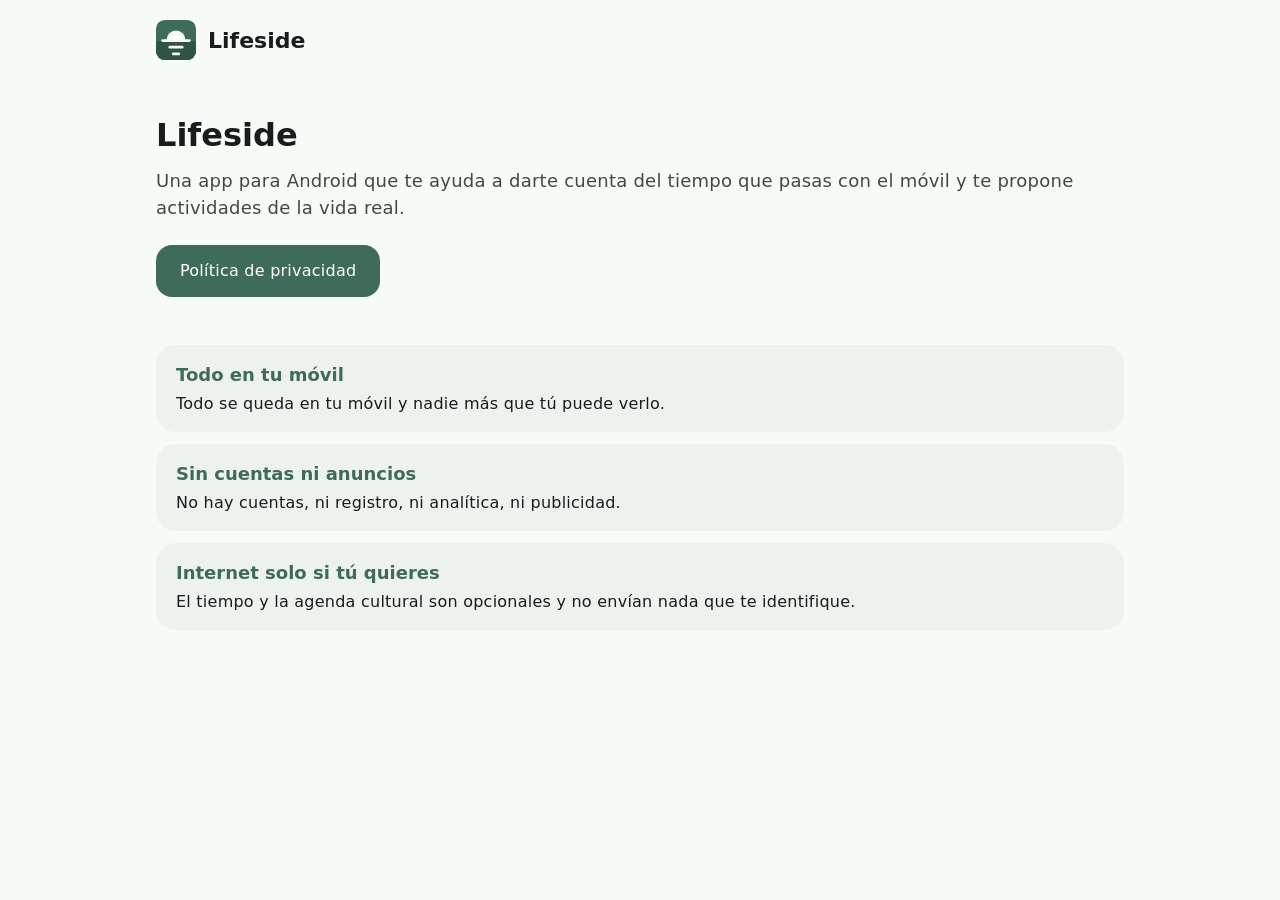
<file: index.html>
<!doctype html>
<html lang="es">
<head>
  <meta charset="utf-8">
  <meta name="viewport" content="width=device-width, initial-scale=1">
  <meta name="color-scheme" content="light dark">
  <title>Lifeside</title>
  <meta name="description" content="Lifeside: una app para Android que te ayuda a darte cuenta del tiempo que pasas con el móvil y te propone actividades de la vida real.">
  <link rel="icon" href="/logo.svg" type="image/svg+xml">
  <link rel="stylesheet" href="/estilo.css">
</head>
<body>
<header class="cabecera">
  <a class="marca" href="/"><img src="/logo.svg" alt="" width="40" height="40"><span>Lifeside</span></a>
</header>
<main>
  <section class="hero">
    <h1>Lifeside</h1>
    <p>Una app para Android que te ayuda a darte cuenta del tiempo que pasas con el móvil y te propone
      actividades de la vida real.</p>
    <a class="boton" href="/privacidad/">Política de privacidad</a>
  </section>
  <ul class="puntos">
    <li><strong>Todo en tu móvil</strong>Todo se queda en tu móvil y nadie más que tú puede verlo.</li>
    <li><strong>Sin cuentas ni anuncios</strong>No hay cuentas, ni registro, ni analítica, ni publicidad.</li>
    <li><strong>Internet solo si tú quieres</strong>El tiempo y la agenda cultural son opcionales y no envían nada que te identifique.</li>
  </ul>
</main>
</body>
</html>
</file>
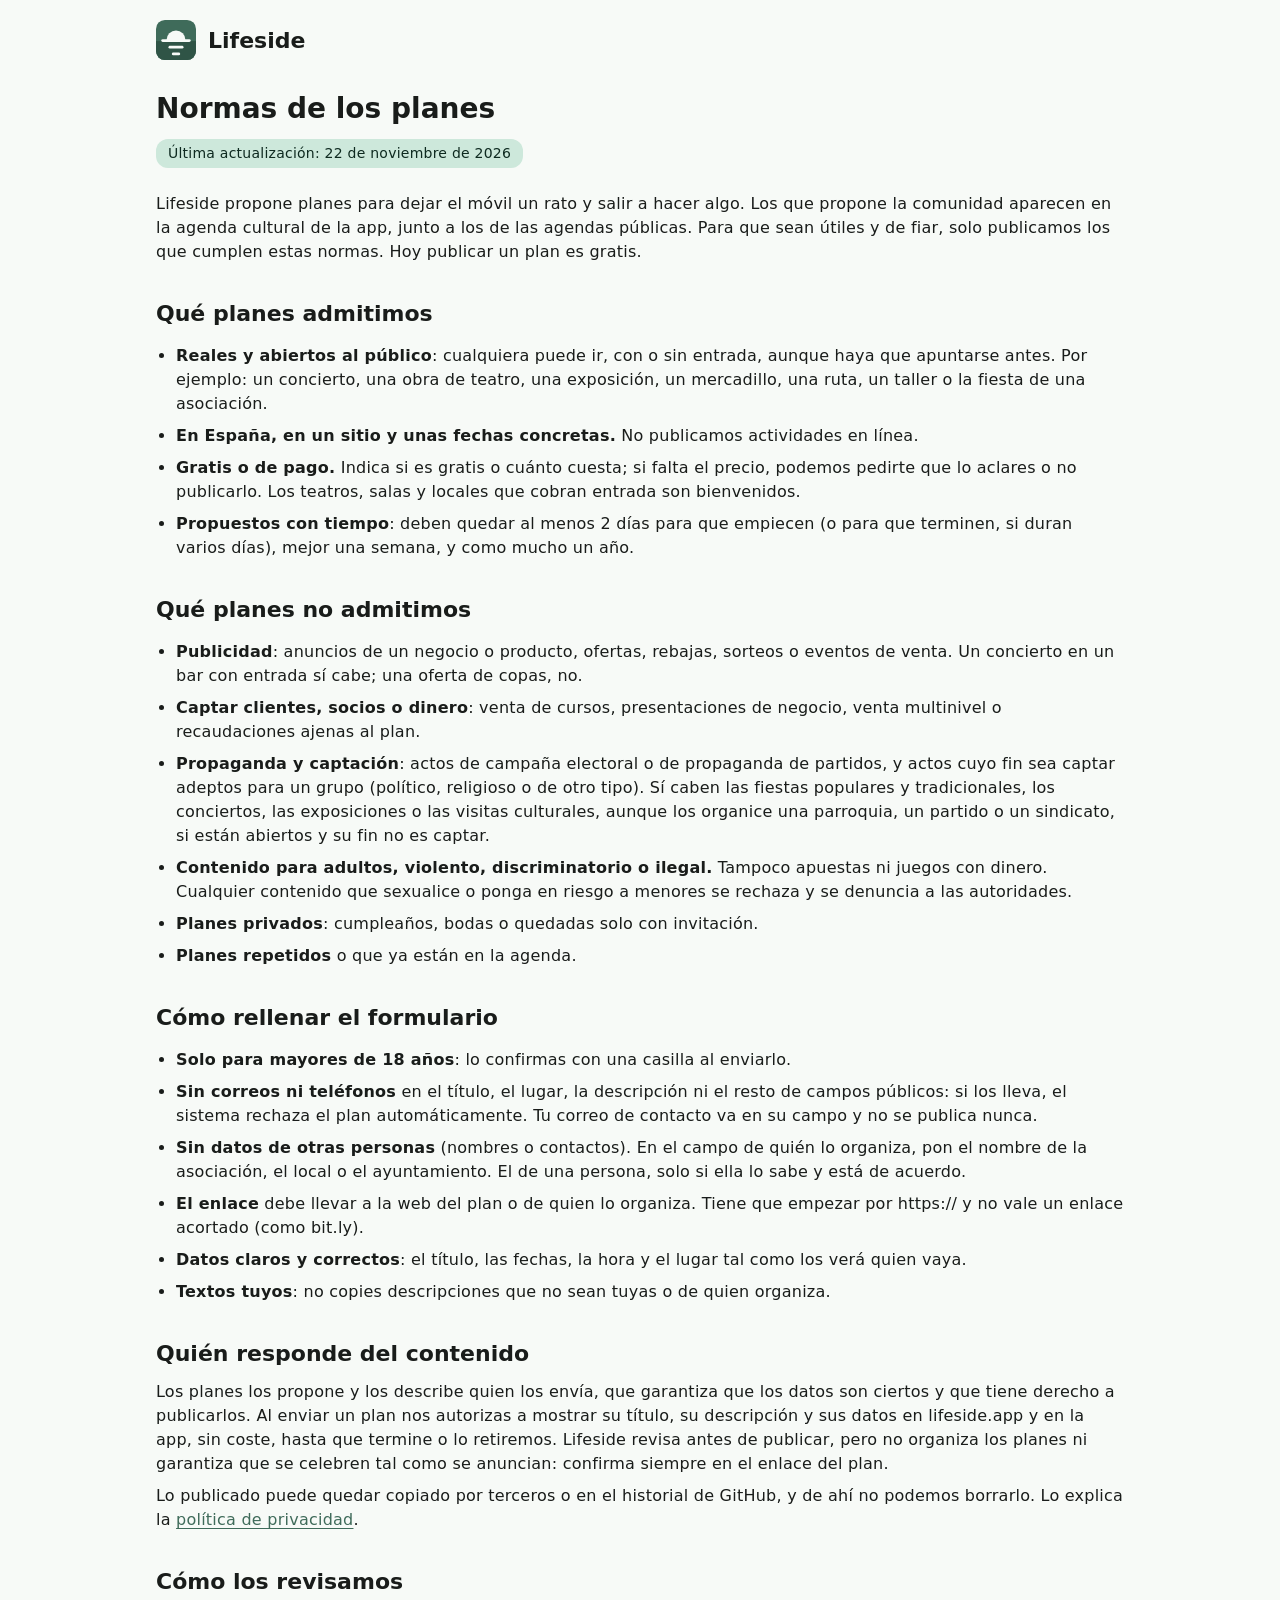
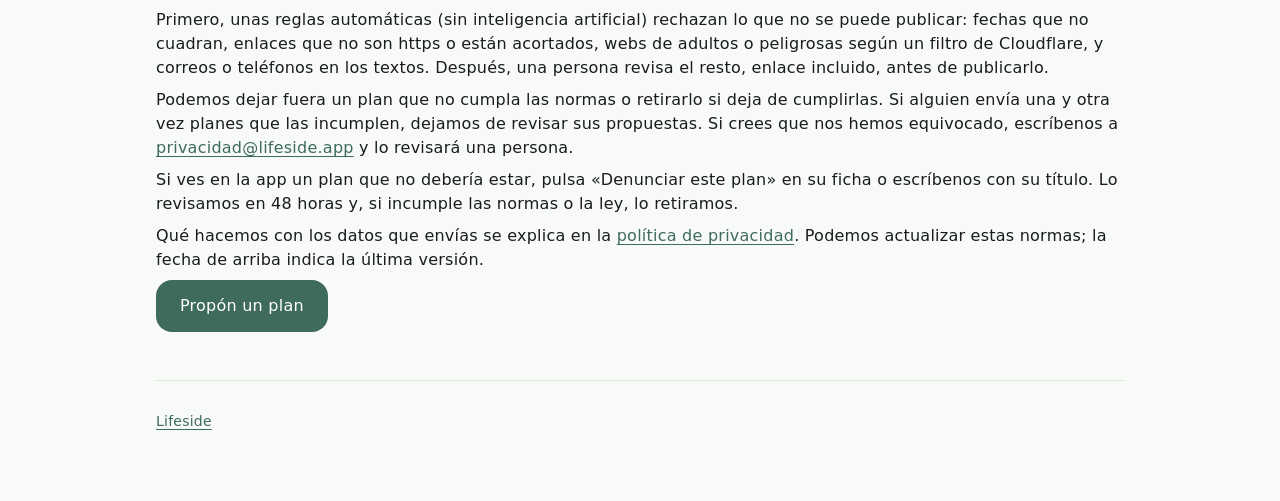
<file: normas-planes/index.html>
<!doctype html>
<html lang="es">
<head>
  <meta charset="utf-8">
  <meta name="viewport" content="width=device-width, initial-scale=1">
  <title>Normas de los planes de Lifeside</title>
  <meta name="description" content="Qué planes se pueden proponer para la agenda de Lifeside y cuáles no.">
  <meta name="color-scheme" content="light dark">
  <link rel="icon" href="/logo.svg" type="image/svg+xml">
  <link rel="stylesheet" href="/estilo.css">
</head>
<body>
<header class="cabecera">
  <a class="marca" href="/"><img src="/logo.svg" alt="" width="40" height="40"><span>Lifeside</span></a>
</header>
<main>
  <h1>Normas de los planes</h1>
  <p class="fecha"><strong>Última actualización: 22 de noviembre de 2026</strong></p>

  <p>Lifeside propone planes para dejar el móvil un rato y salir a hacer algo. Los que propone la comunidad aparecen en la agenda cultural de la app, junto a los de las agendas públicas. Para que sean útiles y de fiar, solo publicamos los que cumplen estas normas. Hoy publicar un plan es gratis.</p>

  <h2>Qué planes admitimos</h2>
  <ul>
    <li><strong>Reales y abiertos al público</strong>: cualquiera puede ir, con o sin entrada, aunque haya que apuntarse antes. Por ejemplo: un concierto, una obra de teatro, una exposición, un mercadillo, una ruta, un taller o la fiesta de una asociación.</li>
    <li><strong>En España, en un sitio y unas fechas concretas.</strong> No publicamos actividades en línea.</li>
    <li><strong>Gratis o de pago.</strong> Indica si es gratis o cuánto cuesta; si falta el precio, podemos pedirte que lo aclares o no publicarlo. Los teatros, salas y locales que cobran entrada son bienvenidos.</li>
    <li><strong>Propuestos con tiempo</strong>: deben quedar al menos 2 días para que empiecen (o para que terminen, si duran varios días), mejor una semana, y como mucho un año.</li>
  </ul>

  <h2>Qué planes no admitimos</h2>
  <ul>
    <li><strong>Publicidad</strong>: anuncios de un negocio o producto, ofertas, rebajas, sorteos o eventos de venta. Un concierto en un bar con entrada sí cabe; una oferta de copas, no.</li>
    <li><strong>Captar clientes, socios o dinero</strong>: venta de cursos, presentaciones de negocio, venta multinivel o recaudaciones ajenas al plan.</li>
    <li><strong>Propaganda y captación</strong>: actos de campaña electoral o de propaganda de partidos, y actos cuyo fin sea captar adeptos para un grupo (político, religioso o de otro tipo). Sí caben las fiestas populares y tradicionales, los conciertos, las exposiciones o las visitas culturales, aunque los organice una parroquia, un partido o un sindicato, si están abiertos y su fin no es captar.</li>
    <li><strong>Contenido para adultos, violento, discriminatorio o ilegal.</strong> Tampoco apuestas ni juegos con dinero. Cualquier contenido que sexualice o ponga en riesgo a menores se rechaza y se denuncia a las autoridades.</li>
    <li><strong>Planes privados</strong>: cumpleaños, bodas o quedadas solo con invitación.</li>
    <li><strong>Planes repetidos</strong> o que ya están en la agenda.</li>
  </ul>

  <h2>Cómo rellenar el formulario</h2>
  <ul>
    <li><strong>Solo para mayores de 18 años</strong>: lo confirmas con una casilla al enviarlo.</li>
    <li><strong>Sin correos ni teléfonos</strong> en el título, el lugar, la descripción ni el resto de campos públicos: si los lleva, el sistema rechaza el plan automáticamente. Tu correo de contacto va en su campo y no se publica nunca.</li>
    <li><strong>Sin datos de otras personas</strong> (nombres o contactos). En el campo de quién lo organiza, pon el nombre de la asociación, el local o el ayuntamiento. El de una persona, solo si ella lo sabe y está de acuerdo.</li>
    <li><strong>El enlace</strong> debe llevar a la web del plan o de quien lo organiza. Tiene que empezar por https:// y no vale un enlace acortado (como bit.ly).</li>
    <li><strong>Datos claros y correctos</strong>: el título, las fechas, la hora y el lugar tal como los verá quien vaya.</li>
    <li><strong>Textos tuyos</strong>: no copies descripciones que no sean tuyas o de quien organiza.</li>
  </ul>

  <h2>Quién responde del contenido</h2>
  <p>Los planes los propone y los describe quien los envía, que garantiza que los datos son ciertos y que tiene derecho a publicarlos. Al enviar un plan nos autorizas a mostrar su título, su descripción y sus datos en lifeside.app y en la app, sin coste, hasta que termine o lo retiremos. Lifeside revisa antes de publicar, pero no organiza los planes ni garantiza que se celebren tal como se anuncian: confirma siempre en el enlace del plan.</p>
  <p>Lo publicado puede quedar copiado por terceros o en el historial de GitHub, y de ahí no podemos borrarlo. Lo explica la <a href="/privacidad/#comunidad">política de privacidad</a>.</p>

  <h2>Cómo los revisamos</h2>
  <p>Primero, unas reglas automáticas (sin inteligencia artificial) rechazan lo que no se puede publicar: fechas que no cuadran, enlaces que no son https o están acortados, webs de adultos o peligrosas según un filtro de Cloudflare, y correos o teléfonos en los textos. Después, una persona revisa el resto, enlace incluido, antes de publicarlo.</p>
  <p>Podemos dejar fuera un plan que no cumpla las normas o retirarlo si deja de cumplirlas. Si alguien envía una y otra vez planes que las incumplen, dejamos de revisar sus propuestas. Si crees que nos hemos equivocado, escríbenos a <span class="correo"></span> y lo revisará una persona.</p>
  <p>Si ves en la app un plan que no debería estar, pulsa «Denunciar este plan» en su ficha o escríbenos con su título. Lo revisamos en 48 horas y, si incumple las normas o la ley, lo retiramos.</p>
  <p>Qué hacemos con los datos que envías se explica en la <a href="/privacidad/#comunidad">política de privacidad</a>. Podemos actualizar estas normas; la fecha de arriba indica la última versión.</p>

  <p><a class="boton" href="/proponer/">Propón un plan</a></p>

  <p class="pie"><a href="/">Lifeside</a></p>
</main>
<script>
  // El correo se monta aquí para que no esté en el HTML y los robots no lo recojan.
  var u = ["privacidad", "lifeside.app"].join("@");
  document.querySelectorAll(".correo").forEach(function (e) {
    var a = document.createElement("a");
    a.href = "mailto:" + u;
    a.textContent = u;
    e.appendChild(a);
  });
</script>
<noscript><style>.correo::after { content: "privacidad (arroba) lifeside.app"; }</style></noscript>
</body>
</html>
</file>
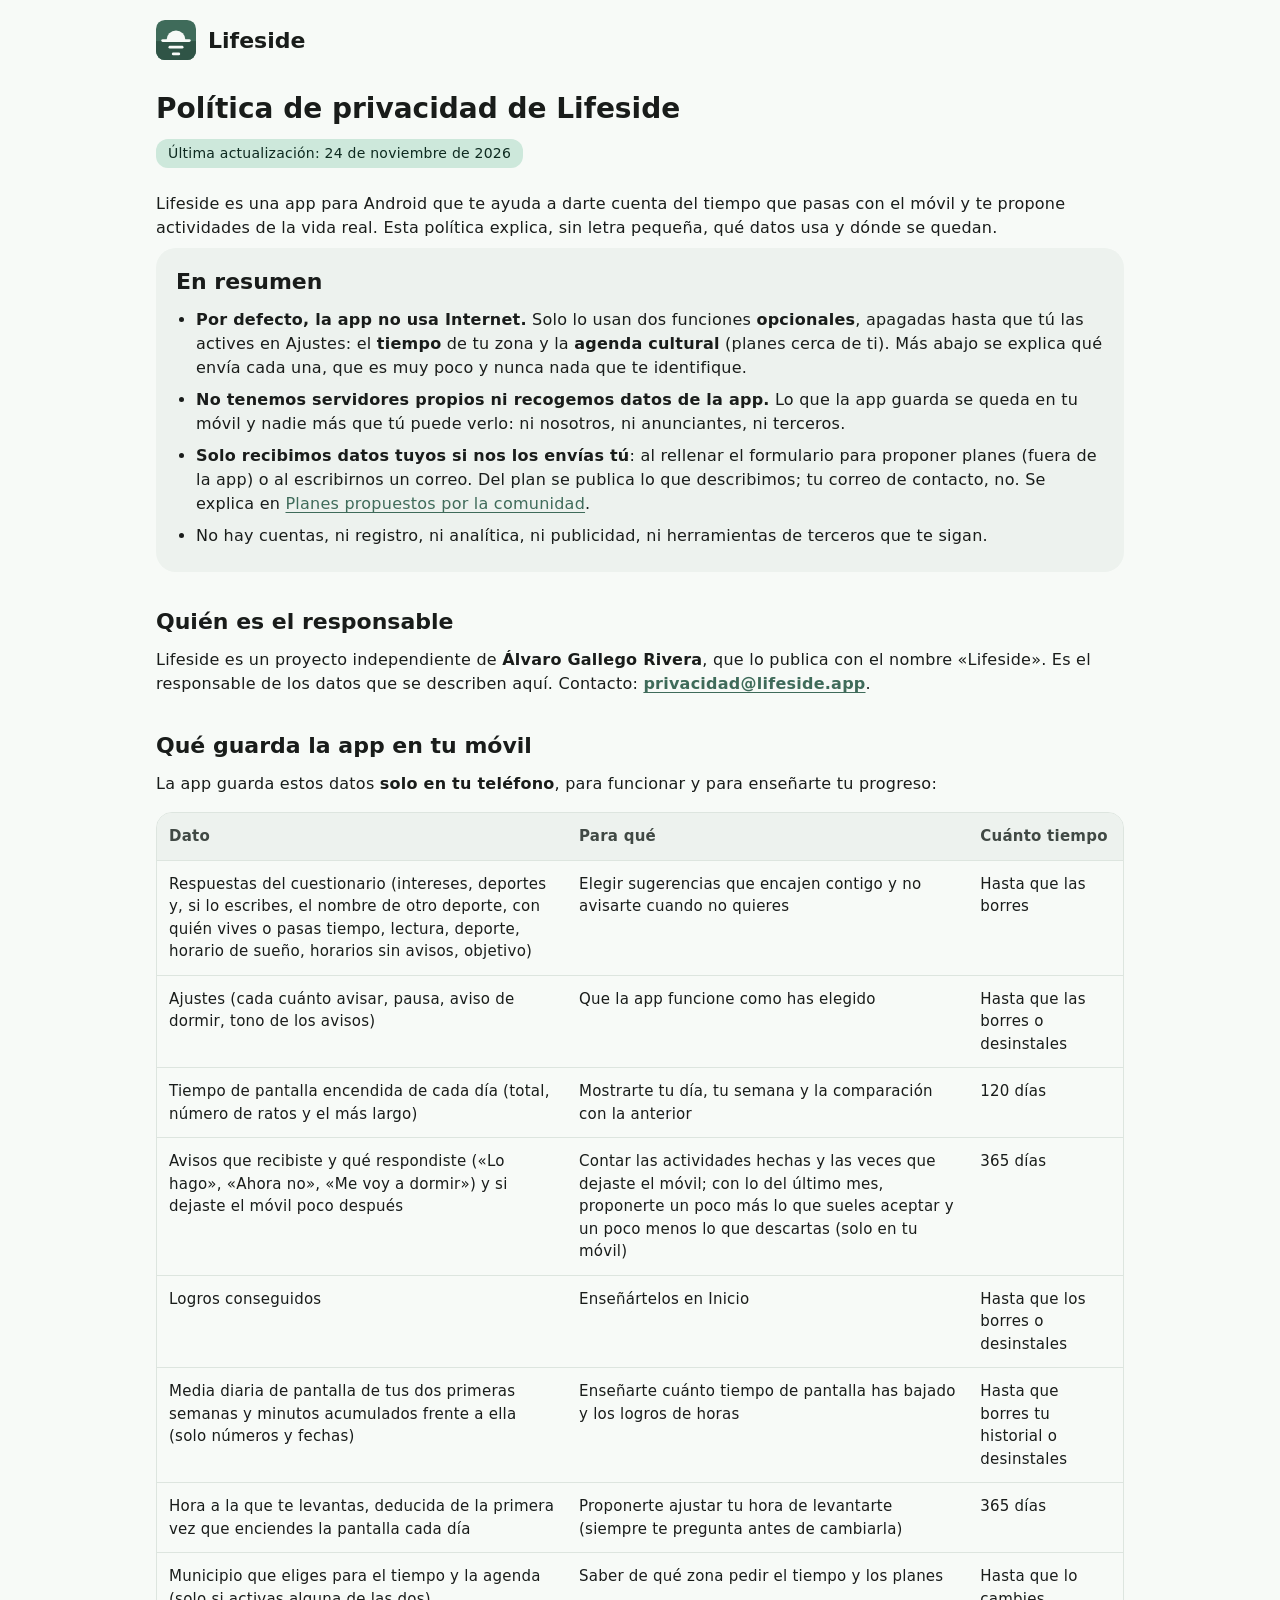
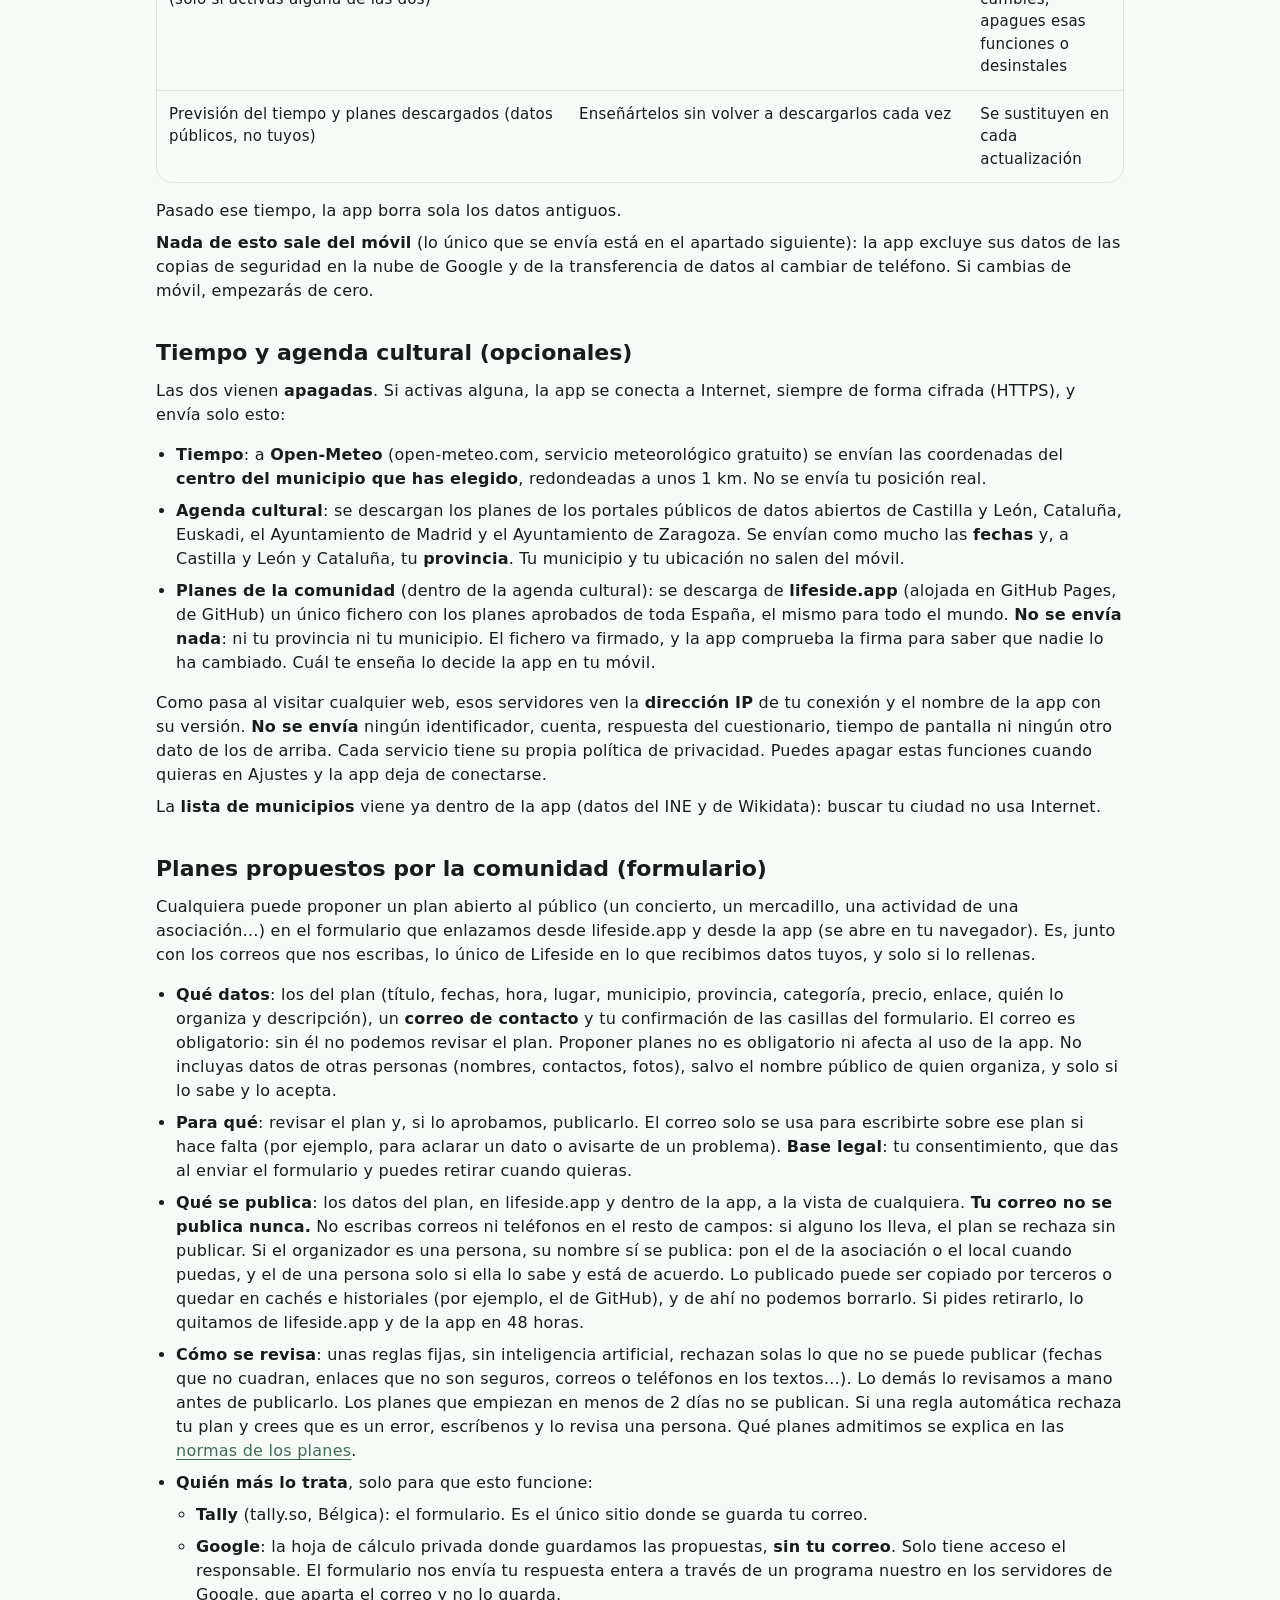
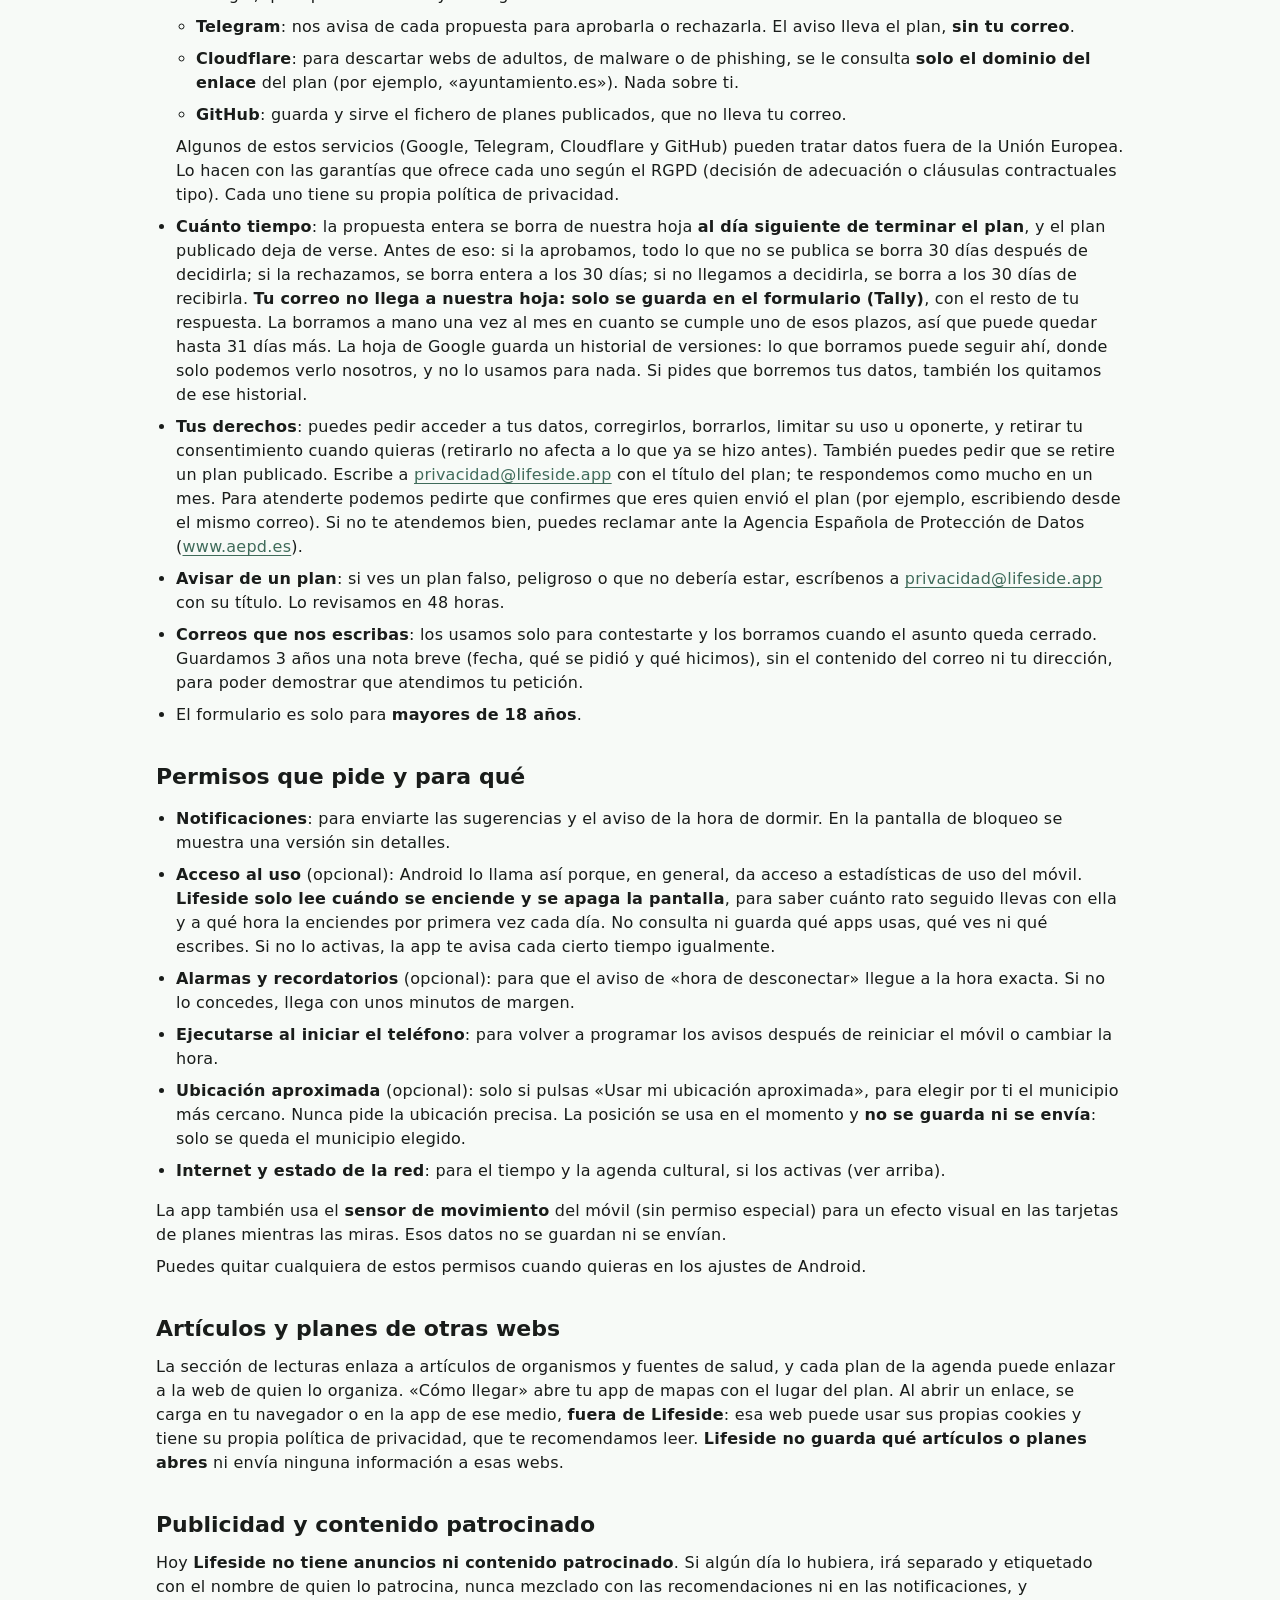
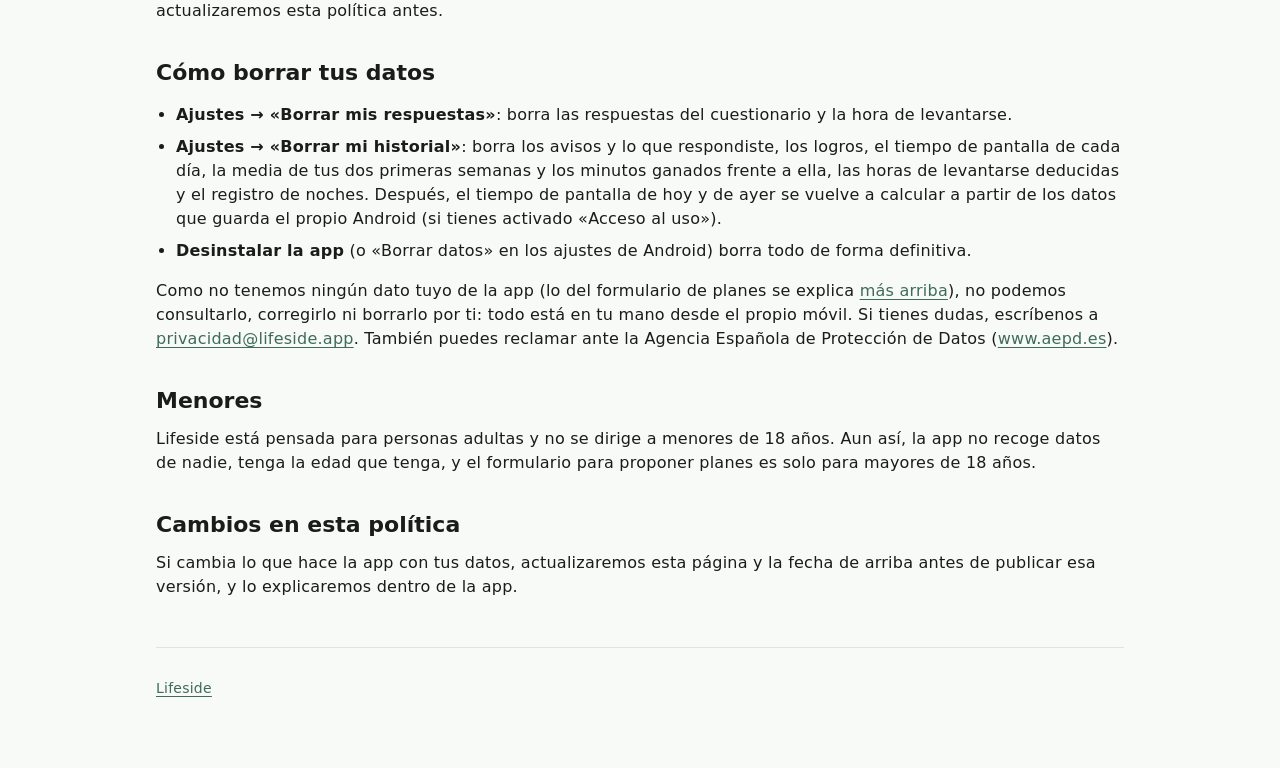
<file: privacidad/index.html>
<!doctype html>
<html lang="es">
<head>
  <meta charset="utf-8">
  <meta name="viewport" content="width=device-width, initial-scale=1">
  <title>Política de privacidad de Lifeside</title>
  <meta name="description" content="Qué datos usa Lifeside y dónde se quedan.">
  <meta name="color-scheme" content="light dark">
  <link rel="icon" href="/logo.svg" type="image/svg+xml">
  <link rel="stylesheet" href="/estilo.css">
</head>
<body>
<header class="cabecera">
  <a class="marca" href="/"><img src="/logo.svg" alt="" width="40" height="40"><span>Lifeside</span></a>
</header>
<main>
  <h1>Política de privacidad de Lifeside</h1>
  <p class="fecha"><strong>Última actualización: 24 de noviembre de 2026</strong></p>

  <p>Lifeside es una app para Android que te ayuda a darte cuenta del tiempo que pasas con el móvil y te propone actividades de la vida real. Esta política explica, sin letra pequeña, qué datos usa y dónde se quedan.</p>
  <section class="resumen">
  <h2>En resumen</h2>
  <ul>
    <li><strong>Por defecto, la app no usa Internet.</strong> Solo lo usan dos funciones <strong>opcionales</strong>, apagadas hasta que tú las actives en Ajustes: el <strong>tiempo</strong> de tu zona y la <strong>agenda cultural</strong> (planes cerca de ti). Más abajo se explica qué envía cada una, que es muy poco y nunca nada que te identifique.</li>
    <li><strong>No tenemos servidores propios ni recogemos datos de la app.</strong> Lo que la app guarda se queda en tu móvil y nadie más que tú puede verlo: ni nosotros, ni anunciantes, ni terceros.</li>
    <li><strong>Solo recibimos datos tuyos si nos los envías tú</strong>: al rellenar el formulario para proponer planes (fuera de la app) o al escribirnos un correo. Del plan se publica lo que describimos; tu correo de contacto, no. Se explica en <a href="#comunidad">Planes propuestos por la comunidad</a>.</li>
    <li>No hay cuentas, ni registro, ni analítica, ni publicidad, ni herramientas de terceros que te sigan.</li>
  </ul>
  </section>
  <h2>Quién es el responsable</h2>
  <p>Lifeside es un proyecto independiente de <strong>Álvaro Gallego Rivera</strong>, que lo publica con el nombre «Lifeside». Es el responsable de los datos que se describen aquí. Contacto: <strong><span class="correo"></span></strong>.</p>
  <h2>Qué guarda la app en tu móvil</h2>
  <p>La app guarda estos datos <strong>solo en tu teléfono</strong>, para funcionar y para enseñarte tu progreso:</p>
  <div class="tabla">
    <table>
      <thead><tr><th>Dato</th><th>Para qué</th><th>Cuánto tiempo</th></tr></thead>
      <tbody>
        <tr><td data-label="Dato">Respuestas del cuestionario (intereses, deportes y, si lo escribes, el nombre de otro deporte, con quién vives o pasas tiempo, lectura, deporte, horario de sueño, horarios sin avisos, objetivo)</td><td data-label="Para qué">Elegir sugerencias que encajen contigo y no avisarte cuando no quieres</td><td data-label="Cuánto tiempo">Hasta que las borres</td></tr>
        <tr><td data-label="Dato">Ajustes (cada cuánto avisar, pausa, aviso de dormir, tono de los avisos)</td><td data-label="Para qué">Que la app funcione como has elegido</td><td data-label="Cuánto tiempo">Hasta que las borres o desinstales</td></tr>
        <tr><td data-label="Dato">Tiempo de pantalla encendida de cada día (total, número de ratos y el más largo)</td><td data-label="Para qué">Mostrarte tu día, tu semana y la comparación con la anterior</td><td data-label="Cuánto tiempo">120 días</td></tr>
        <tr><td data-label="Dato">Avisos que recibiste y qué respondiste («Lo hago», «Ahora no», «Me voy a dormir») y si dejaste el móvil poco después</td><td data-label="Para qué">Contar las actividades hechas y las veces que dejaste el móvil; con lo del último mes, proponerte un poco más lo que sueles aceptar y un poco menos lo que descartas (solo en tu móvil)</td><td data-label="Cuánto tiempo">365 días</td></tr>
        <tr><td data-label="Dato">Logros conseguidos</td><td data-label="Para qué">Enseñártelos en Inicio</td><td data-label="Cuánto tiempo">Hasta que los borres o desinstales</td></tr>
        <tr><td data-label="Dato">Media diaria de pantalla de tus dos primeras semanas y minutos acumulados frente a ella (solo números y fechas)</td><td data-label="Para qué">Enseñarte cuánto tiempo de pantalla has bajado y los logros de horas</td><td data-label="Cuánto tiempo">Hasta que borres tu historial o desinstales</td></tr>
        <tr><td data-label="Dato">Hora a la que te levantas, deducida de la primera vez que enciendes la pantalla cada día</td><td data-label="Para qué">Proponerte ajustar tu hora de levantarte (siempre te pregunta antes de cambiarla)</td><td data-label="Cuánto tiempo">365 días</td></tr>
        <tr><td data-label="Dato">Municipio que eliges para el tiempo y la agenda (solo si activas alguna de las dos)</td><td data-label="Para qué">Saber de qué zona pedir el tiempo y los planes</td><td data-label="Cuánto tiempo">Hasta que lo cambies, apagues esas funciones o desinstales</td></tr>
        <tr><td data-label="Dato">Previsión del tiempo y planes descargados (datos públicos, no tuyos)</td><td data-label="Para qué">Enseñártelos sin volver a descargarlos cada vez</td><td data-label="Cuánto tiempo">Se sustituyen en cada actualización</td></tr>
      </tbody>
    </table>
  </div>
  <p>Pasado ese tiempo, la app borra sola los datos antiguos.</p>
  <p><strong>Nada de esto sale del móvil</strong> (lo único que se envía está en el apartado siguiente): la app excluye sus datos de las copias de seguridad en la nube de Google y de la transferencia de datos al cambiar de teléfono. Si cambias de móvil, empezarás de cero.</p>
  <h2>Tiempo y agenda cultural (opcionales)</h2>
  <p>Las dos vienen <strong>apagadas</strong>. Si activas alguna, la app se conecta a Internet, siempre de forma cifrada (HTTPS), y envía solo esto:</p>
  <ul>
    <li><strong>Tiempo</strong>: a <strong>Open-Meteo</strong> (open-meteo.com, servicio meteorológico gratuito) se envían las coordenadas del <strong>centro del municipio que has elegido</strong>, redondeadas a unos 1 km. No se envía tu posición real.</li>
    <li><strong>Agenda cultural</strong>: se descargan los planes de los portales públicos de datos abiertos de Castilla y León, Cataluña, Euskadi, el Ayuntamiento de Madrid y el Ayuntamiento de Zaragoza. Se envían como mucho las <strong>fechas</strong> y, a Castilla y León y Cataluña, tu <strong>provincia</strong>. Tu municipio y tu ubicación no salen del móvil.</li>
    <li><strong>Planes de la comunidad</strong> (dentro de la agenda cultural): se descarga de <strong>lifeside.app</strong> (alojada en GitHub Pages, de GitHub) un único fichero con los planes aprobados de toda España, el mismo para todo el mundo. <strong>No se envía nada</strong>: ni tu provincia ni tu municipio. El fichero va firmado, y la app comprueba la firma para saber que nadie lo ha cambiado. Cuál te enseña lo decide la app en tu móvil.</li>
  </ul>
  <p>Como pasa al visitar cualquier web, esos servidores ven la <strong>dirección IP</strong> de tu conexión y el nombre de la app con su versión. <strong>No se envía</strong> ningún identificador, cuenta, respuesta del cuestionario, tiempo de pantalla ni ningún otro dato de los de arriba. Cada servicio tiene su propia política de privacidad. Puedes apagar estas funciones cuando quieras en Ajustes y la app deja de conectarse.</p>
  <p>La <strong>lista de municipios</strong> viene ya dentro de la app (datos del INE y de Wikidata): buscar tu ciudad no usa Internet.</p>
  <h2 id="comunidad">Planes propuestos por la comunidad (formulario)</h2>
  <p>Cualquiera puede proponer un plan abierto al público (un concierto, un mercadillo, una actividad de una asociación…) en el formulario que enlazamos desde lifeside.app y desde la app (se abre en tu navegador). Es, junto con los correos que nos escribas, lo único de Lifeside en lo que recibimos datos tuyos, y solo si lo rellenas.</p>
  <ul>
    <li><strong>Qué datos</strong>: los del plan (título, fechas, hora, lugar, municipio, provincia, categoría, precio, enlace, quién lo organiza y descripción), un <strong>correo de contacto</strong> y tu confirmación de las casillas del formulario. El correo es obligatorio: sin él no podemos revisar el plan. Proponer planes no es obligatorio ni afecta al uso de la app. No incluyas datos de otras personas (nombres, contactos, fotos), salvo el nombre público de quien organiza, y solo si lo sabe y lo acepta.</li>
    <li><strong>Para qué</strong>: revisar el plan y, si lo aprobamos, publicarlo. El correo solo se usa para escribirte sobre ese plan si hace falta (por ejemplo, para aclarar un dato o avisarte de un problema). <strong>Base legal</strong>: tu consentimiento, que das al enviar el formulario y puedes retirar cuando quieras.</li>
    <li><strong>Qué se publica</strong>: los datos del plan, en lifeside.app y dentro de la app, a la vista de cualquiera. <strong>Tu correo no se publica nunca.</strong> No escribas correos ni teléfonos en el resto de campos: si alguno los lleva, el plan se rechaza sin publicar. Si el organizador es una persona, su nombre sí se publica: pon el de la asociación o el local cuando puedas, y el de una persona solo si ella lo sabe y está de acuerdo. Lo publicado puede ser copiado por terceros o quedar en cachés e historiales (por ejemplo, el de GitHub), y de ahí no podemos borrarlo. Si pides retirarlo, lo quitamos de lifeside.app y de la app en 48 horas.</li>
    <li><strong>Cómo se revisa</strong>: unas reglas fijas, sin inteligencia artificial, rechazan solas lo que no se puede publicar (fechas que no cuadran, enlaces que no son seguros, correos o teléfonos en los textos…). Lo demás lo revisamos a mano antes de publicarlo. Los planes que empiezan en menos de 2 días no se publican. Si una regla automática rechaza tu plan y crees que es un error, escríbenos y lo revisa una persona. Qué planes admitimos se explica en las <a href="/normas-planes/">normas de los planes</a>.</li>
    <li><strong>Quién más lo trata</strong>, solo para que esto funcione:
      <ul>
        <li><strong>Tally</strong> (tally.so, Bélgica): el formulario. Es el único sitio donde se guarda tu correo.</li>
        <li><strong>Google</strong>: la hoja de cálculo privada donde guardamos las propuestas, <strong>sin tu correo</strong>. Solo tiene acceso el responsable. El formulario nos envía tu respuesta entera a través de un programa nuestro en los servidores de Google, que aparta el correo y no lo guarda.</li>
        <li><strong>Telegram</strong>: nos avisa de cada propuesta para aprobarla o rechazarla. El aviso lleva el plan, <strong>sin tu correo</strong>.</li>
        <li><strong>Cloudflare</strong>: para descartar webs de adultos, de malware o de phishing, se le consulta <strong>solo el dominio del enlace</strong> del plan (por ejemplo, «ayuntamiento.es»). Nada sobre ti.</li>
        <li><strong>GitHub</strong>: guarda y sirve el fichero de planes publicados, que no lleva tu correo.</li>
      </ul>
      Algunos de estos servicios (Google, Telegram, Cloudflare y GitHub) pueden tratar datos fuera de la Unión Europea. Lo hacen con las garantías que ofrece cada uno según el RGPD (decisión de adecuación o cláusulas contractuales tipo). Cada uno tiene su propia política de privacidad.</li>
    <li><strong>Cuánto tiempo</strong>: la propuesta entera se borra de nuestra hoja <strong>al día siguiente de terminar el plan</strong>, y el plan publicado deja de verse. Antes de eso: si la aprobamos, todo lo que no se publica se borra 30 días después de decidirla; si la rechazamos, se borra entera a los 30 días; si no llegamos a decidirla, se borra a los 30 días de recibirla. <strong>Tu correo no llega a nuestra hoja: solo se guarda en el formulario (Tally)</strong>, con el resto de tu respuesta. La borramos a mano una vez al mes en cuanto se cumple uno de esos plazos, así que puede quedar hasta 31 días más. La hoja de Google guarda un historial de versiones: lo que borramos puede seguir ahí, donde solo podemos verlo nosotros, y no lo usamos para nada. Si pides que borremos tus datos, también los quitamos de ese historial.</li>
    <li><strong>Tus derechos</strong>: puedes pedir acceder a tus datos, corregirlos, borrarlos, limitar su uso u oponerte, y retirar tu consentimiento cuando quieras (retirarlo no afecta a lo que ya se hizo antes). También puedes pedir que se retire un plan publicado. Escribe a <span class="correo"></span> con el título del plan; te respondemos como mucho en un mes. Para atenderte podemos pedirte que confirmes que eres quien envió el plan (por ejemplo, escribiendo desde el mismo correo). Si no te atendemos bien, puedes reclamar ante la Agencia Española de Protección de Datos (<a href="https://www.aepd.es">www.aepd.es</a>).</li>
    <li><strong>Avisar de un plan</strong>: si ves un plan falso, peligroso o que no debería estar, escríbenos a <span class="correo"></span> con su título. Lo revisamos en 48 horas.</li>
    <li><strong>Correos que nos escribas</strong>: los usamos solo para contestarte y los borramos cuando el asunto queda cerrado. Guardamos 3 años una nota breve (fecha, qué se pidió y qué hicimos), sin el contenido del correo ni tu dirección, para poder demostrar que atendimos tu petición.</li>
    <li>El formulario es solo para <strong>mayores de 18 años</strong>.</li>
  </ul>
  <h2>Permisos que pide y para qué</h2>
  <ul>
    <li><strong>Notificaciones</strong>: para enviarte las sugerencias y el aviso de la hora de dormir. En la pantalla de bloqueo se muestra una versión sin detalles.</li>
    <li><strong>Acceso al uso</strong> (opcional): Android lo llama así porque, en general, da acceso a estadísticas de uso del móvil. <strong>Lifeside solo lee cuándo se enciende y se apaga la pantalla</strong>, para saber cuánto rato seguido llevas con ella y a qué hora la enciendes por primera vez cada día. No consulta ni guarda qué apps usas, qué ves ni qué escribes. Si no lo activas, la app te avisa cada cierto tiempo igualmente.</li>
    <li><strong>Alarmas y recordatorios</strong> (opcional): para que el aviso de «hora de desconectar» llegue a la hora exacta. Si no lo concedes, llega con unos minutos de margen.</li>
    <li><strong>Ejecutarse al iniciar el teléfono</strong>: para volver a programar los avisos después de reiniciar el móvil o cambiar la hora.</li>
    <li><strong>Ubicación aproximada</strong> (opcional): solo si pulsas «Usar mi ubicación aproximada», para elegir por ti el municipio más cercano. Nunca pide la ubicación precisa. La posición se usa en el momento y <strong>no se guarda ni se envía</strong>: solo se queda el municipio elegido.</li>
    <li><strong>Internet y estado de la red</strong>: para el tiempo y la agenda cultural, si los activas (ver arriba).</li>
  </ul>
  <p>La app también usa el <strong>sensor de movimiento</strong> del móvil (sin permiso especial) para un efecto visual en las tarjetas de planes mientras las miras. Esos datos no se guardan ni se envían.</p>
  <p>Puedes quitar cualquiera de estos permisos cuando quieras en los ajustes de Android.</p>
  <h2>Artículos y planes de otras webs</h2>
  <p>La sección de lecturas enlaza a artículos de organismos y fuentes de salud, y cada plan de la agenda puede enlazar a la web de quien lo organiza. «Cómo llegar» abre tu app de mapas con el lugar del plan. Al abrir un enlace, se carga en tu navegador o en la app de ese medio, <strong>fuera de Lifeside</strong>: esa web puede usar sus propias cookies y tiene su propia política de privacidad, que te recomendamos leer. <strong>Lifeside no guarda qué artículos o planes abres</strong> ni envía ninguna información a esas webs.</p>
  <h2>Publicidad y contenido patrocinado</h2>
  <p>Hoy <strong>Lifeside no tiene anuncios ni contenido patrocinado</strong>. Si algún día lo hubiera, irá separado y etiquetado con el nombre de quien lo patrocina, nunca mezclado con las recomendaciones ni en las notificaciones, y actualizaremos esta política antes.</p>
  <h2>Cómo borrar tus datos</h2>
  <ul>
    <li><strong>Ajustes → «Borrar mis respuestas»</strong>: borra las respuestas del cuestionario y la hora de levantarse.</li>
    <li><strong>Ajustes → «Borrar mi historial»</strong>: borra los avisos y lo que respondiste, los logros, el tiempo de pantalla de cada día, la media de tus dos primeras semanas y los minutos ganados frente a ella, las horas de levantarse deducidas y el registro de noches. Después, el tiempo de pantalla de hoy y de ayer se vuelve a calcular a partir de los datos que guarda el propio Android (si tienes activado «Acceso al uso»).</li>
    <li><strong>Desinstalar la app</strong> (o «Borrar datos» en los ajustes de Android) borra todo de forma definitiva.</li>
  </ul>
  <p>Como no tenemos ningún dato tuyo de la app (lo del formulario de planes se explica <a href="#comunidad">más arriba</a>), no podemos consultarlo, corregirlo ni borrarlo por ti: todo está en tu mano desde el propio móvil. Si tienes dudas, escríbenos a <span class="correo"></span>. También puedes reclamar ante la Agencia Española de Protección de Datos (<a href="https://www.aepd.es">www.aepd.es</a>).</p>
  <h2>Menores</h2>
  <p>Lifeside está pensada para personas adultas y no se dirige a menores de 18 años. Aun así, la app no recoge datos de nadie, tenga la edad que tenga, y el formulario para proponer planes es solo para mayores de 18 años.</p>
  <h2>Cambios en esta política</h2>
  <p>Si cambia lo que hace la app con tus datos, actualizaremos esta página y la fecha de arriba antes de publicar esa versión, y lo explicaremos dentro de la app.</p>

  <p class="pie"><a href="/">Lifeside</a></p>
</main>
<script>
  // El correo se monta aquí para que no esté en el HTML y los robots no lo recojan.
  var u = ["privacidad", "lifeside.app"].join("@");
  document.querySelectorAll(".correo").forEach(function (e) {
    var a = document.createElement("a");
    a.href = "mailto:" + u;
    a.textContent = u;
    e.appendChild(a);
  });
</script>
<noscript><style>.correo::after { content: "privacidad (arroba) lifeside.app"; }</style></noscript>
</body>
</html>
</file>
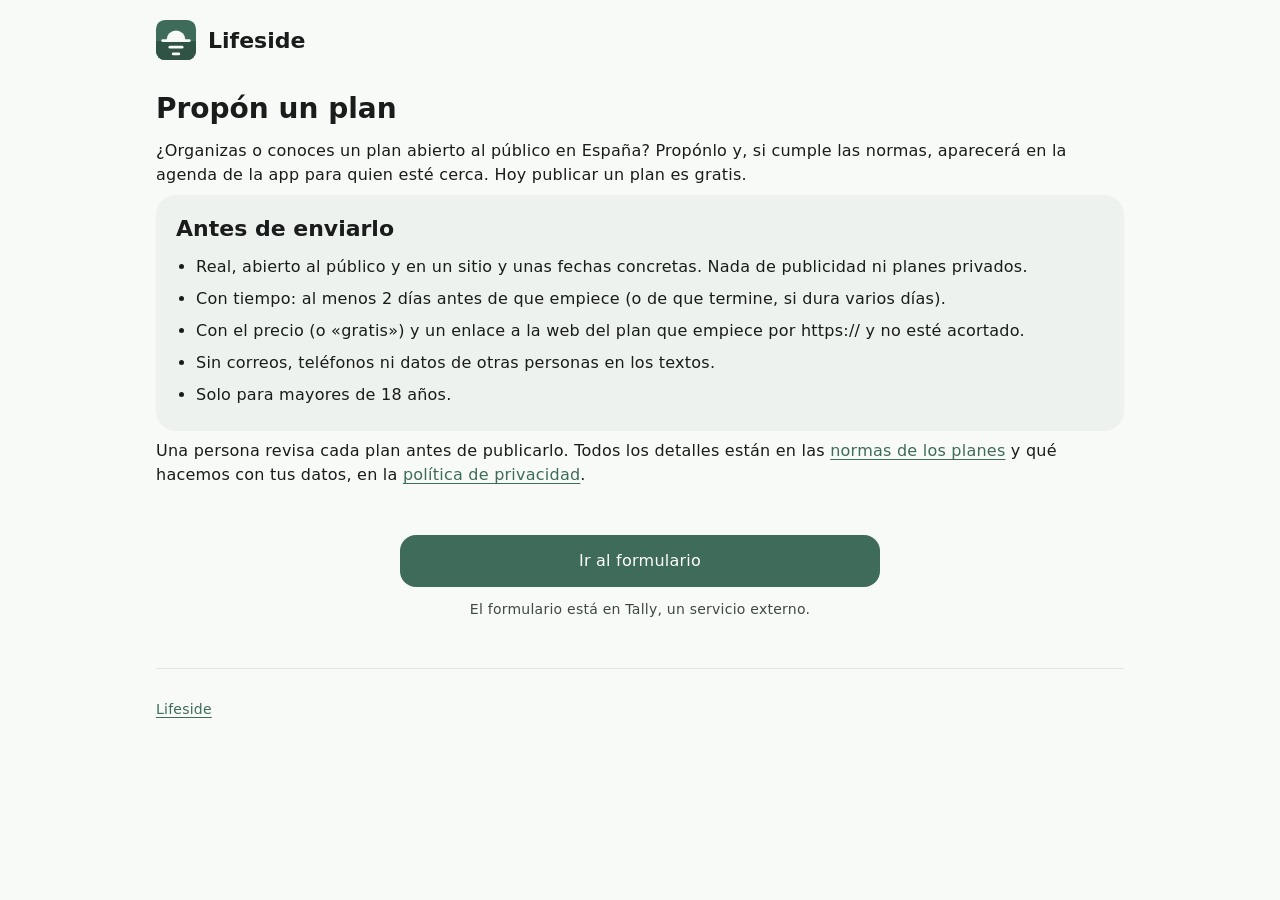
<file: proponer/index.html>
<!doctype html>
<html lang="es">
<head>
  <meta charset="utf-8">
  <meta name="viewport" content="width=device-width, initial-scale=1">
  <title>Propón un plan para Lifeside</title>
  <meta name="description" content="Propón un plan abierto al público para la agenda de Lifeside.">
  <meta name="color-scheme" content="light dark">
  <link rel="icon" href="/logo.svg" type="image/svg+xml">
  <link rel="stylesheet" href="/estilo.css">
</head>
<body>
<header class="cabecera">
  <a class="marca" href="/"><img src="/logo.svg" alt="" width="40" height="40"><span>Lifeside</span></a>
</header>
<main>
  <h1>Propón un plan</h1>
  <p>¿Organizas o conoces un plan abierto al público en España? Propónlo y, si cumple las normas, aparecerá en la agenda de la app para quien esté cerca. Hoy publicar un plan es gratis.</p>

  <div class="resumen">
    <h2>Antes de enviarlo</h2>
    <ul>
      <li>Real, abierto al público y en un sitio y unas fechas concretas. Nada de publicidad ni planes privados.</li>
      <li>Con tiempo: al menos 2 días antes de que empiece (o de que termine, si dura varios días).</li>
      <li>Con el precio (o «gratis») y un enlace a la web del plan que empiece por https:// y no esté acortado.</li>
      <li>Sin correos, teléfonos ni datos de otras personas en los textos.</li>
      <li>Solo para mayores de 18 años.</li>
    </ul>
  </div>

  <p>Una persona revisa cada plan antes de publicarlo. Todos los detalles están en las <a href="/normas-planes/">normas de los planes</a> y qué hacemos con tus datos, en la <a href="/privacidad/#comunidad">política de privacidad</a>.</p>

  <p class="accion"><a class="boton" href="https://tally.so/r/5XjeEP" rel="noopener noreferrer">Ir al formulario</a></p>
  <p class="aclaracion">El formulario está en Tally, un servicio externo.</p>

  <p class="pie"><a href="/">Lifeside</a></p>
</main>
</body>
</html>
</file>
<file: estilo.css>
/* Paleta «Salvia» de la app Lifeside (ui/theme/Color.kt). */
:root {
  --fondo: #f7faf7;            /* background */
  --texto: #191c1a;            /* onSurface */
  --suave: #404944;            /* onSurfaceVariant */
  --acento: #3f6b5a;           /* primary */
  --sobre-acento: #ffffff;     /* onPrimary */
  --acento-suave: #cde8db;     /* primaryContainer */
  --sobre-acento-suave: #0e2a20;
  --tarjeta: #edf2ee;          /* surfaceContainer */
  --linea: #dde5df;            /* surfaceVariant */
  --borde: #707973;            /* outline */
  --radio-chip: 12px;
  --radio-opcion: 16px;
  --radio-tarjeta: 20px;
}
@media (prefers-color-scheme: dark) {
  :root {
    --fondo: #101412;
    --texto: #e0e4e0;
    --suave: #c0c9c2;
    --acento: #a6d0be;
    --sobre-acento: #0b3829;
    --acento-suave: #274e3f;
    --sobre-acento-suave: #c2edda;
    --tarjeta: #1b211e;
    --linea: #2b332f;
    --borde: #8a938d;
  }
}
* { box-sizing: border-box; }
html { -webkit-text-size-adjust: 100%; }
body {
  margin: 0;
  background: var(--fondo);
  color: var(--texto);
  font: 16px/1.5 system-ui, -apple-system, "Segoe UI", Roboto, sans-serif;
  letter-spacing: .015em;
}
a { color: var(--acento); text-underline-offset: .2em; }
a:focus-visible, .boton:focus-visible {
  outline: 3px solid var(--acento);
  outline-offset: 3px;
  border-radius: 4px;
}

/* Cabecera */
.cabecera { max-width: 62.5rem; margin: 0 auto; padding: 1rem 1rem 0; }
.marca {
  display: inline-flex; align-items: center; gap: .75rem;
  min-height: 48px; color: var(--texto); text-decoration: none;
  font-size: 1.375rem; font-weight: 600; letter-spacing: 0;
}
.marca img { width: 40px; height: 40px; display: block; }

main { max-width: 62.5rem; margin: 0 auto; padding: 1.5rem 1rem 3rem; }
h1 { font-size: 1.75rem; line-height: 2.25rem; font-weight: 600; letter-spacing: 0; margin: 0 0 .75rem; }
h2 { font-size: 1.375rem; line-height: 1.75rem; font-weight: 600; letter-spacing: 0; margin: 2.25rem 0 .75rem; }
p, li { margin: .5rem 0; }
ul { padding-left: 1.25rem; }
.fecha { display: inline-block; margin: 0 0 1rem; padding: .25rem .75rem;
  background: var(--acento-suave); color: var(--sobre-acento-suave);
  border-radius: var(--radio-chip); font-size: .875rem; }
.fecha strong { font-weight: 500; }
.fecha, .pie { font-size: .875rem; }
.pie { margin-top: 3rem; padding-top: 1rem; border-top: 1px solid var(--linea); color: var(--suave); }
.pie a { display: inline-block; min-height: 48px; line-height: 48px; }

/* Resumen de la política: tarjeta */
.resumen { background: var(--tarjeta); border-radius: var(--radio-tarjeta); padding: 1rem 1.25rem; }
.resumen h2 { margin-top: .25rem; }
.resumen ul { margin: 0; }

/* Portada */
.hero { padding: 1.5rem 0 1rem; }
.hero h1 { font-size: 2rem; line-height: 2.5rem; }
.hero p { font-size: 1.125rem; color: var(--suave); margin: 0 0 1.5rem; }
.boton {
  display: inline-flex; align-items: center; justify-content: center;
  min-height: 52px; padding: 0 1.5rem; border-radius: var(--radio-opcion);
  background: var(--acento); color: var(--sobre-acento);
  font-weight: 500; text-decoration: none;
}
.boton:hover { filter: brightness(1.08); }
/* Cierre de «Proponer»: botón + aclaración con aire */
.accion { margin: 3rem 0 0; }
.accion .boton { display: flex; width: 100%; max-width: 30rem; margin: 0 auto; }
.aclaracion { margin: .75rem 0 0; font-size: .875rem; color: var(--suave); text-align: center; }
.puntos { list-style: none; padding: 0; margin: 2rem 0 0; display: grid; gap: .75rem; }
.puntos li { margin: 0; background: var(--tarjeta); border-radius: var(--radio-tarjeta); padding: 1rem 1.25rem; }
.puntos strong { display: block; font-size: 1.125rem; font-weight: 600; letter-spacing: 0; color: var(--acento); margin-bottom: .25rem; }

/* Tabla: tarjetas apiladas en pantallas estrechas */
.tabla { margin: 1rem 0; }
table { border-collapse: separate; border-spacing: 0; width: 100%; font-size: .9375rem;
  border: 1px solid var(--linea); border-radius: var(--radio-opcion); overflow: hidden; }
th, td { text-align: left; vertical-align: top; padding: .75rem; border-bottom: 1px solid var(--linea); overflow-wrap: anywhere; }
tbody tr:last-child td { border-bottom: 0; }
th { background: var(--tarjeta); color: var(--suave); font-weight: 600; }
@media (max-width: 40rem) {
  table, tbody, tr, td { display: block; width: 100%; }
  thead { position: absolute; width: 1px; height: 1px; overflow: hidden; clip-path: inset(50%); }
  tbody tr { padding: .5rem 0; border-bottom: 1px solid var(--linea); }
  tbody tr:last-child { border-bottom: 0; }
  td { border: 0; padding: .35rem .9rem; }
  td::before { content: attr(data-label); display: block; font-size: .8125rem; font-weight: 600; color: var(--suave); }
}
</file>
